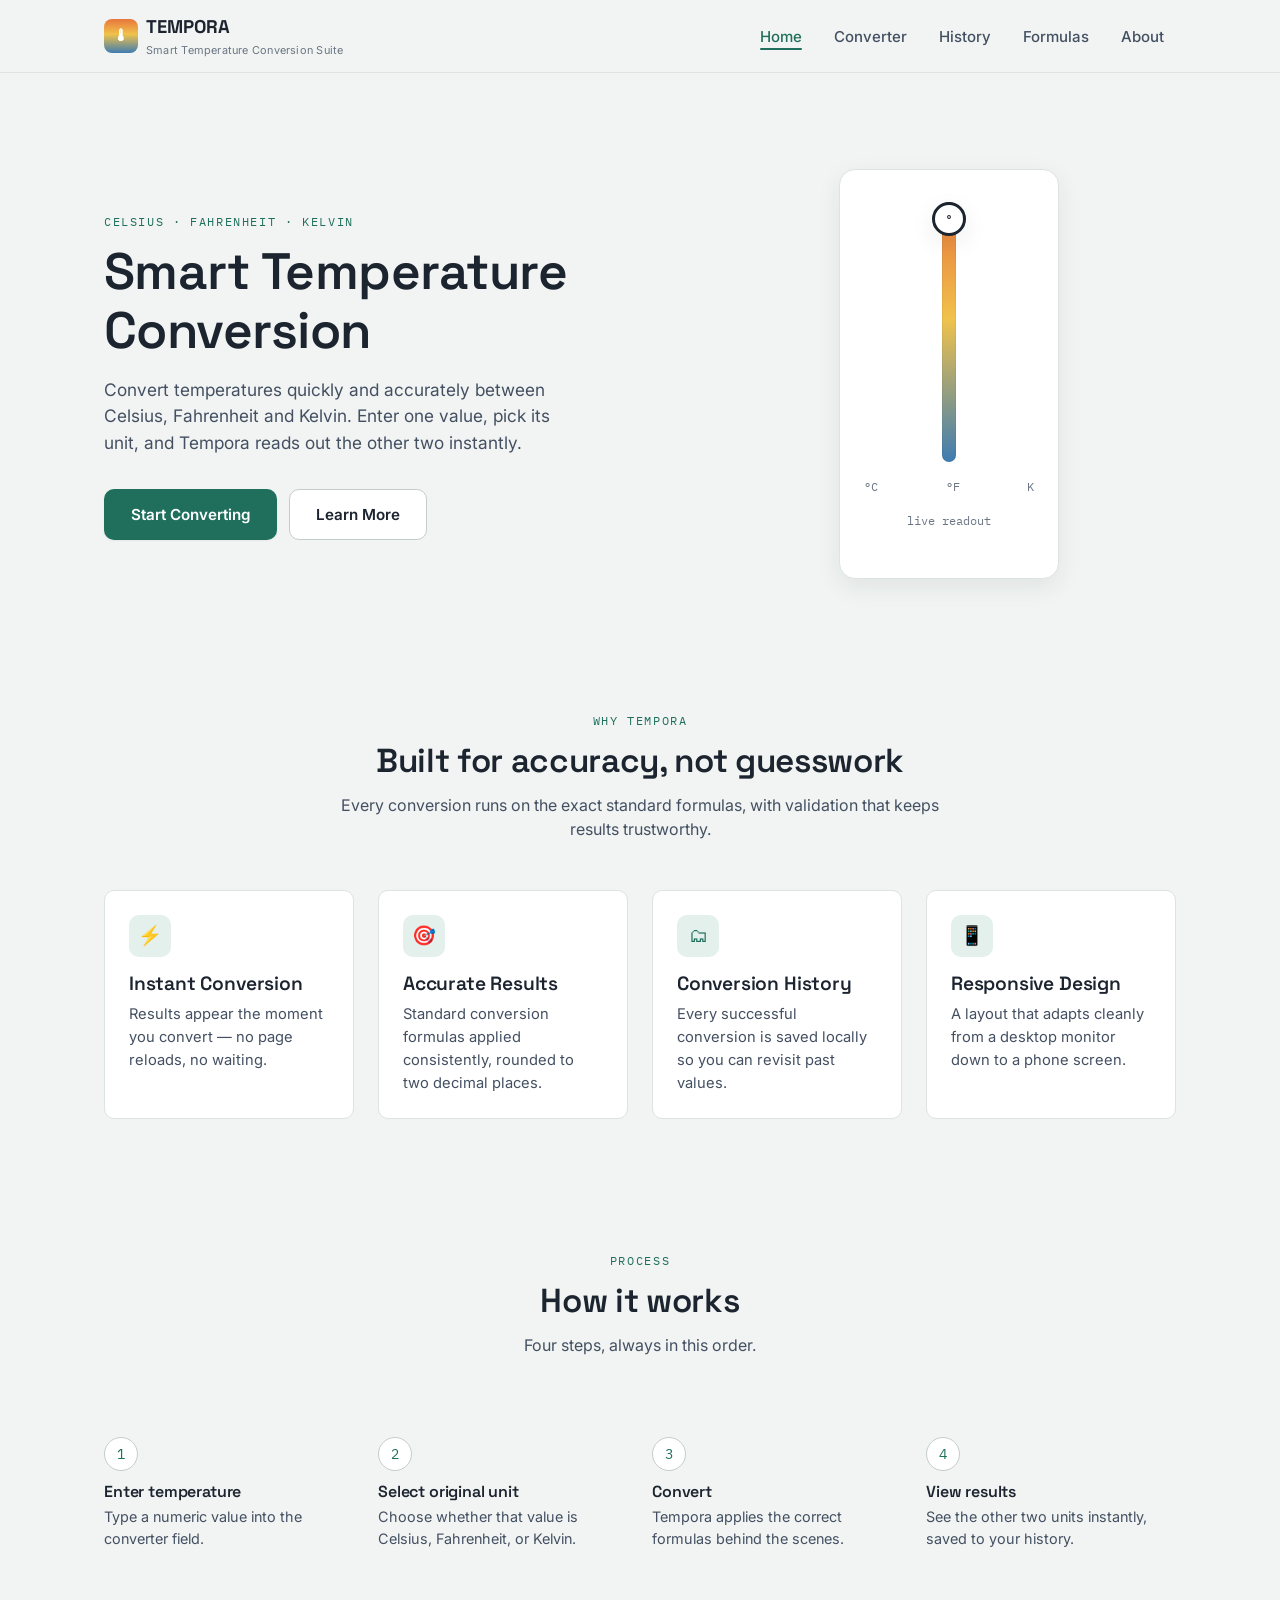
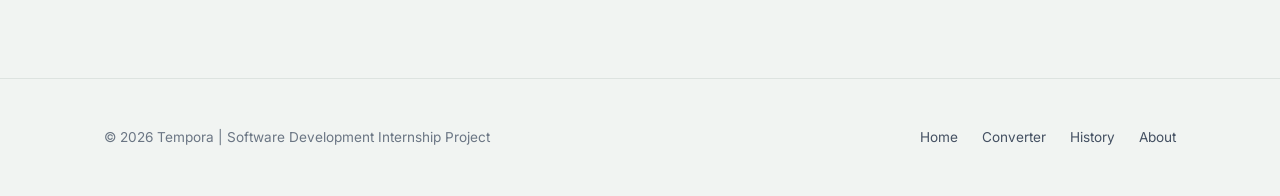
<file: index.html>
<!DOCTYPE html>
<html lang="en">
<head>
<meta charset="UTF-8" />
<meta name="viewport" content="width=device-width, initial-scale=1.0" />
<title>Tempora — Smart Temperature Conversion Suite</title>
<meta name="description" content="Tempora converts temperatures instantly between Celsius, Fahrenheit and Kelvin with a clean, reliable interface." />
<link rel="preconnect" href="https://fonts.googleapis.com">
<link rel="preconnect" href="https://fonts.gstatic.com" crossorigin>
<link href="https://fonts.googleapis.com/css2?family=Space+Grotesk:wght@500;600;700&family=Inter:wght@400;500;600&family=IBM+Plex+Mono:wght@400;500;600;700&display=swap" rel="stylesheet">
<link rel="stylesheet" href="style.css" />
</head>
<body>

<header class="site-header">
  <div class="container nav">
    <a href="index.html" class="nav-brand">
      <span class="mark" aria-hidden="true">🌡</span>
      <span>TEMPORA<small>Smart Temperature Conversion Suite</small></span>
    </a>
    <button class="nav-toggle" aria-label="Toggle navigation menu" aria-expanded="false">
      <span></span><span></span><span></span>
    </button>
    <ul class="nav-links">
      <li><a href="index.html">Home</a></li>
      <li><a href="converter.html">Converter</a></li>
      <li><a href="history.html">History</a></li>
      <li><a href="formulas.html">Formulas</a></li>
      <li><a href="about.html">About</a></li>
    </ul>
  </div>
</header>

<main>

  <!-- HERO -->
  <section class="hero">
    <div class="container hero-grid">
      <div class="hero-copy">
        <span class="eyebrow">Celsius · Fahrenheit · Kelvin</span>
        <h1>Smart Temperature Conversion</h1>
        <p>Convert temperatures quickly and accurately between Celsius, Fahrenheit and Kelvin. Enter one value, pick its unit, and Tempora reads out the other two instantly.</p>
        <div class="hero-actions">
          <a href="converter.html" class="btn btn-primary">Start Converting</a>
          <a href="#how-it-works" class="btn btn-secondary">Learn More</a>
        </div>
      </div>

      <div class="gauge-wrap">
        <div class="gauge" aria-hidden="true">
          <div class="gauge-track">
            <div class="gauge-marker">°</div>
          </div>
          <div class="gauge-labels">
            <span>°C</span>
            <span>°F</span>
            <span>K</span>
          </div>
          <p class="gauge-caption">live readout</p>
        </div>
      </div>
    </div>
  </section>

  <!-- FEATURES -->
  <section class="section">
    <div class="container">
      <div class="section-head">
        <span class="eyebrow">Why Tempora</span>
        <h2>Built for accuracy, not guesswork</h2>
        <p>Every conversion runs on the exact standard formulas, with validation that keeps results trustworthy.</p>
      </div>

      <div class="grid-4">
        <article class="card">
          <div class="card-icon" aria-hidden="true">⚡</div>
          <h3>Instant Conversion</h3>
          <p>Results appear the moment you convert — no page reloads, no waiting.</p>
        </article>
        <article class="card">
          <div class="card-icon" aria-hidden="true">🎯</div>
          <h3>Accurate Results</h3>
          <p>Standard conversion formulas applied consistently, rounded to two decimal places.</p>
        </article>
        <article class="card">
          <div class="card-icon" aria-hidden="true">🗂</div>
          <h3>Conversion History</h3>
          <p>Every successful conversion is saved locally so you can revisit past values.</p>
        </article>
        <article class="card">
          <div class="card-icon" aria-hidden="true">📱</div>
          <h3>Responsive Design</h3>
          <p>A layout that adapts cleanly from a desktop monitor down to a phone screen.</p>
        </article>
      </div>
    </div>
  </section>

  <!-- HOW IT WORKS -->
  <section class="section" id="how-it-works">
    <div class="container">
      <div class="section-head">
        <span class="eyebrow">Process</span>
        <h2>How it works</h2>
        <p>Four steps, always in this order.</p>
      </div>

      <div class="steps">
        <div class="step">
          <div class="step-index">1</div>
          <h4>Enter temperature</h4>
          <p>Type a numeric value into the converter field.</p>
        </div>
        <div class="step">
          <div class="step-index">2</div>
          <h4>Select original unit</h4>
          <p>Choose whether that value is Celsius, Fahrenheit, or Kelvin.</p>
        </div>
        <div class="step">
          <div class="step-index">3</div>
          <h4>Convert</h4>
          <p>Tempora applies the correct formulas behind the scenes.</p>
        </div>
        <div class="step">
          <div class="step-index">4</div>
          <h4>View results</h4>
          <p>See the other two units instantly, saved to your history.</p>
        </div>
      </div>
    </div>
  </section>

</main>

<footer class="site-footer">
  <div class="container footer-inner">
    <p>© 2026 Tempora | Software Development Internship Project</p>
    <nav class="footer-links" aria-label="Footer navigation">
      <a href="index.html">Home</a>
      <a href="converter.html">Converter</a>
      <a href="history.html">History</a>
      <a href="about.html">About</a>
    </nav>
  </div>
</footer>

<script src="main.js"></script>
</body>
</html>
</file>
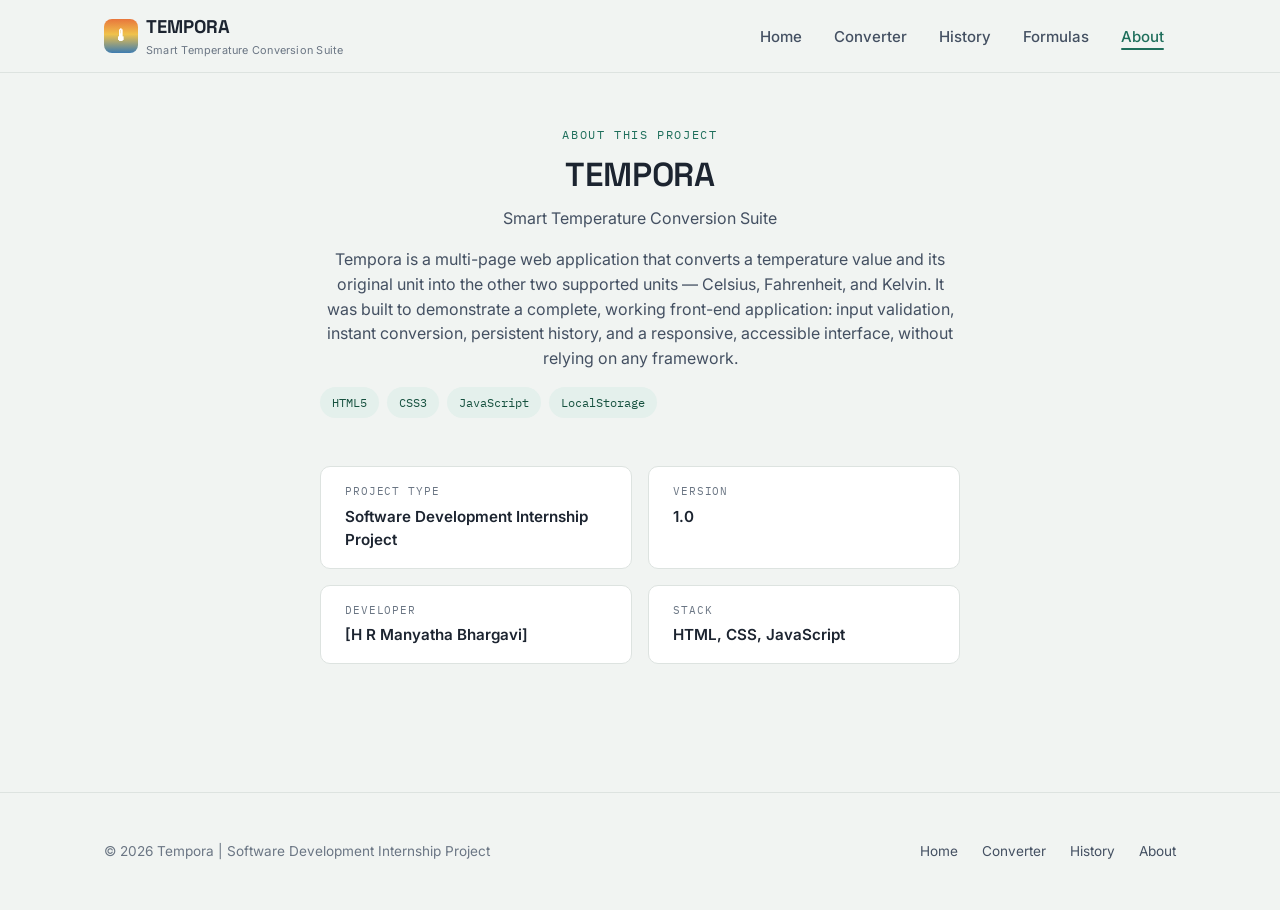
<file: about.html>
<!DOCTYPE html>
<html lang="en">
<head>
<meta charset="UTF-8" />
<meta name="viewport" content="width=device-width, initial-scale=1.0" />
<title>About — Tempora</title>
<meta name="description" content="About the Tempora temperature conversion suite." />
<link rel="preconnect" href="https://fonts.googleapis.com">
<link rel="preconnect" href="https://fonts.gstatic.com" crossorigin>
<link href="https://fonts.googleapis.com/css2?family=Space+Grotesk:wght@500;600;700&family=Inter:wght@400;500;600&family=IBM+Plex+Mono:wght@400;500;600;700&display=swap" rel="stylesheet">
<link rel="stylesheet" href="style.css" />
</head>
<body>

<header class="site-header">
  <div class="container nav">
    <a href="index.html" class="nav-brand">
      <span class="mark" aria-hidden="true">🌡</span>
      <span>TEMPORA<small>Smart Temperature Conversion Suite</small></span>
    </a>
    <button class="nav-toggle" aria-label="Toggle navigation menu" aria-expanded="false">
      <span></span><span></span><span></span>
    </button>
    <ul class="nav-links">
      <li><a href="index.html">Home</a></li>
      <li><a href="converter.html">Converter</a></li>
      <li><a href="history.html">History</a></li>
      <li><a href="formulas.html">Formulas</a></li>
      <li><a href="about.html">About</a></li>
    </ul>
  </div>
</header>

<main>
  <section class="section" style="padding-top: var(--space-7);">
    <div class="container">
      <div class="about-hero">
        <span class="eyebrow">About this project</span>
        <h2>TEMPORA</h2>
        <p>Smart Temperature Conversion Suite</p>
        <p>Tempora is a multi-page web application that converts a temperature value and its original unit into the other two supported units — Celsius, Fahrenheit, and Kelvin. It was built to demonstrate a complete, working front-end application: input validation, instant conversion, persistent history, and a responsive, accessible interface, without relying on any framework.</p>

        <div class="tech-tags">
          <span class="tag">HTML5</span>
          <span class="tag">CSS3</span>
          <span class="tag">JavaScript</span>
          <span class="tag">LocalStorage</span>
        </div>
      </div>

      <div class="meta-grid">
        <div class="meta-item">
          <div class="k">Project Type</div>
          <div class="v">Software Development Internship Project</div>
        </div>
        <div class="meta-item">
          <div class="k">Version</div>
          <div class="v">1.0</div>
        </div>
        <div class="meta-item">
          <div class="k">Developer</div>
          <div class="v">[H R Manyatha Bhargavi]</div>
        </div>
        <div class="meta-item">
          <div class="k">Stack</div>
          <div class="v">HTML, CSS, JavaScript</div>
        </div>
      </div>
    </div>
  </section>
</main>

<footer class="site-footer">
  <div class="container footer-inner">
    <p>© 2026 Tempora | Software Development Internship Project</p>
    <nav class="footer-links" aria-label="Footer navigation">
      <a href="index.html">Home</a>
      <a href="converter.html">Converter</a>
      <a href="history.html">History</a>
      <a href="about.html">About</a>
    </nav>
  </div>
</footer>

<script src="main.js"></script>
</body>
</html>
</file>
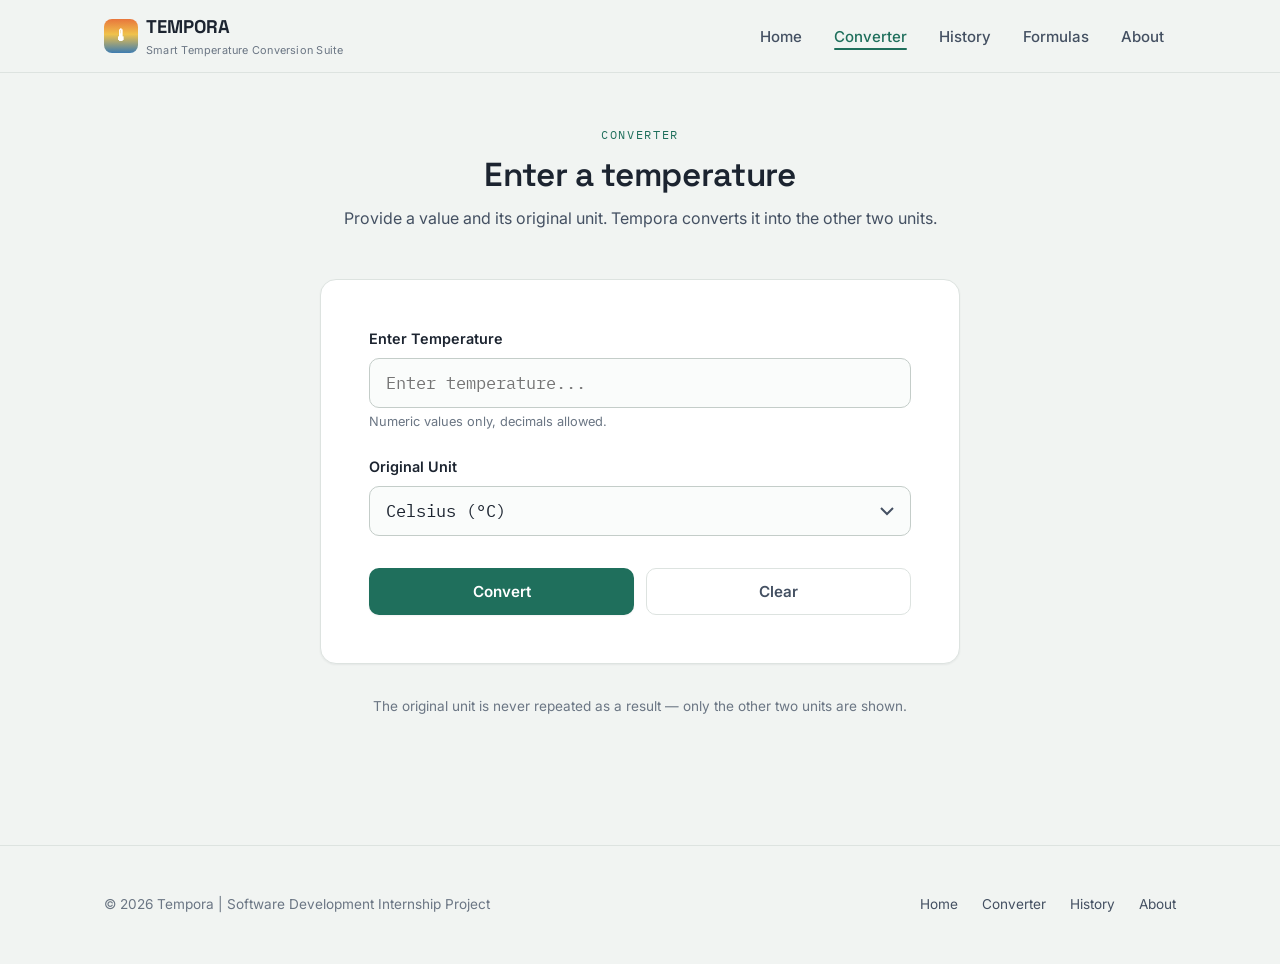
<file: converter.html>
<!DOCTYPE html>
<html lang="en">
<head>
<meta charset="UTF-8" />
<meta name="viewport" content="width=device-width, initial-scale=1.0" />
<title>Converter — Tempora</title>
<meta name="description" content="Convert a temperature value between Celsius, Fahrenheit and Kelvin." />
<link rel="preconnect" href="https://fonts.googleapis.com">
<link rel="preconnect" href="https://fonts.gstatic.com" crossorigin>
<link href="https://fonts.googleapis.com/css2?family=Space+Grotesk:wght@500;600;700&family=Inter:wght@400;500;600&family=IBM+Plex+Mono:wght@400;500;600;700&display=swap" rel="stylesheet">
<link rel="stylesheet" href="style.css" />
</head>
<body>

<header class="site-header">
  <div class="container nav">
    <a href="index.html" class="nav-brand">
      <span class="mark" aria-hidden="true">🌡</span>
      <span>TEMPORA<small>Smart Temperature Conversion Suite</small></span>
    </a>
    <button class="nav-toggle" aria-label="Toggle navigation menu" aria-expanded="false">
      <span></span><span></span><span></span>
    </button>
    <ul class="nav-links">
      <li><a href="index.html">Home</a></li>
      <li><a href="converter.html">Converter</a></li>
      <li><a href="history.html">History</a></li>
      <li><a href="formulas.html">Formulas</a></li>
      <li><a href="about.html">About</a></li>
    </ul>
  </div>
</header>

<main>
  <section class="section" style="padding-top: var(--space-7);">
    <div class="container">
      <div class="section-head">
        <span class="eyebrow">Converter</span>
        <h2>Enter a temperature</h2>
        <p>Provide a value and its original unit. Tempora converts it into the other two units.</p>
      </div>

      <div class="converter-layout">
        <form class="converter-card" id="converterForm" novalidate>

          <div class="field">
            <label for="tempInput">Enter Temperature</label>
            <input
              type="number"
              step="any"
              inputmode="decimal"
              id="tempInput"
              class="input"
              placeholder="Enter temperature..."
              aria-describedby="tempHint"
            />
            <p class="hint" id="tempHint">Numeric values only, decimals allowed.</p>
          </div>

          <div class="field">
            <label for="unitSelect">Original Unit</label>
            <select id="unitSelect" class="input">
              <option value="celsius" selected>Celsius (°C)</option>
              <option value="fahrenheit">Fahrenheit (°F)</option>
              <option value="kelvin">Kelvin (K)</option>
            </select>
          </div>

          <div id="errorAlert" class="alert alert-error hidden" role="alert">
            <span class="alert-icon" aria-hidden="true">!</span>
            <span class="alert-message"></span>
          </div>

          <div class="field-actions">
            <button type="submit" class="btn btn-primary" id="convertBtn">Convert</button>
            <button type="button" class="btn btn-ghost" id="clearBtn">Clear</button>
          </div>

          <p class="status-line hidden" id="statusLine">
            <span class="status-dot" aria-hidden="true"></span>
            <span class="status-text">Ready.</span>
          </p>

          <div class="results hidden" id="resultsSection" aria-live="polite">
            <h2>Conversion Result</h2>
            <div class="result-grid" id="resultGrid"></div>
          </div>
        </form>
      </div>

      <p class="ref-note">The original unit is never repeated as a result — only the other two units are shown.</p>
    </div>
  </section>
</main>

<footer class="site-footer">
  <div class="container footer-inner">
    <p>© 2026 Tempora | Software Development Internship Project</p>
    <nav class="footer-links" aria-label="Footer navigation">
      <a href="index.html">Home</a>
      <a href="converter.html">Converter</a>
      <a href="history.html">History</a>
      <a href="about.html">About</a>
    </nav>
  </div>
</footer>

<script src="main.js"></script>
<script src="converter.js"></script>
</body>
</html>
</file>
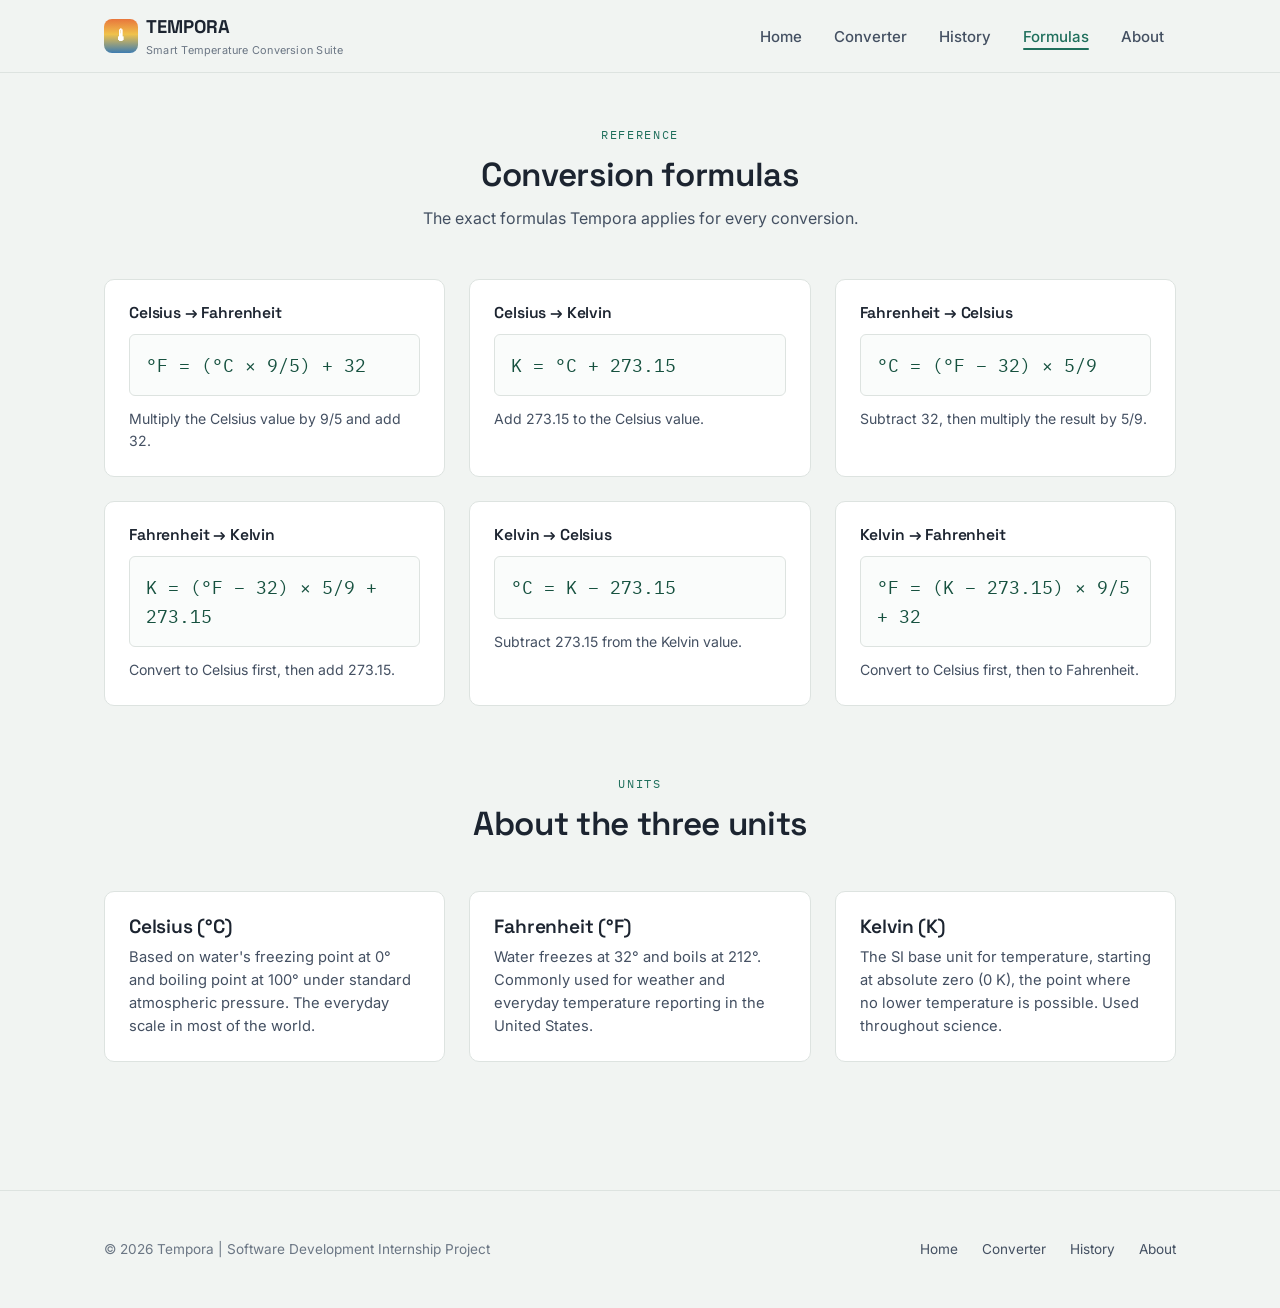
<file: formulas.html>
<!DOCTYPE html>
<html lang="en">
<head>
<meta charset="UTF-8" />
<meta name="viewport" content="width=device-width, initial-scale=1.0" />
<title>Formulas — Tempora</title>
<meta name="description" content="All six temperature conversion formulas used by Tempora." />
<link rel="preconnect" href="https://fonts.googleapis.com">
<link rel="preconnect" href="https://fonts.gstatic.com" crossorigin>
<link href="https://fonts.googleapis.com/css2?family=Space+Grotesk:wght@500;600;700&family=Inter:wght@400;500;600&family=IBM+Plex+Mono:wght@400;500;600;700&display=swap" rel="stylesheet">
<link rel="stylesheet" href="style.css" />
</head>
<body>

<header class="site-header">
  <div class="container nav">
    <a href="index.html" class="nav-brand">
      <span class="mark" aria-hidden="true">🌡</span>
      <span>TEMPORA<small>Smart Temperature Conversion Suite</small></span>
    </a>
    <button class="nav-toggle" aria-label="Toggle navigation menu" aria-expanded="false">
      <span></span><span></span><span></span>
    </button>
    <ul class="nav-links">
      <li><a href="index.html">Home</a></li>
      <li><a href="converter.html">Converter</a></li>
      <li><a href="history.html">History</a></li>
      <li><a href="formulas.html">Formulas</a></li>
      <li><a href="about.html">About</a></li>
    </ul>
  </div>
</header>

<main>
  <section class="section" style="padding-top: var(--space-7);">
    <div class="container">
      <div class="section-head">
        <span class="eyebrow">Reference</span>
        <h2>Conversion formulas</h2>
        <p>The exact formulas Tempora applies for every conversion.</p>
      </div>

      <div class="formula-grid">
        <article class="formula-card">
          <h3>Celsius → Fahrenheit</h3>
          <div class="formula-expr">°F = (°C × 9/5) + 32</div>
          <p>Multiply the Celsius value by 9/5 and add 32.</p>
        </article>

        <article class="formula-card">
          <h3>Celsius → Kelvin</h3>
          <div class="formula-expr">K = °C + 273.15</div>
          <p>Add 273.15 to the Celsius value.</p>
        </article>

        <article class="formula-card">
          <h3>Fahrenheit → Celsius</h3>
          <div class="formula-expr">°C = (°F − 32) × 5/9</div>
          <p>Subtract 32, then multiply the result by 5/9.</p>
        </article>

        <article class="formula-card">
          <h3>Fahrenheit → Kelvin</h3>
          <div class="formula-expr">K = (°F − 32) × 5/9 + 273.15</div>
          <p>Convert to Celsius first, then add 273.15.</p>
        </article>

        <article class="formula-card">
          <h3>Kelvin → Celsius</h3>
          <div class="formula-expr">°C = K − 273.15</div>
          <p>Subtract 273.15 from the Kelvin value.</p>
        </article>

        <article class="formula-card">
          <h3>Kelvin → Fahrenheit</h3>
          <div class="formula-expr">°F = (K − 273.15) × 9/5 + 32</div>
          <p>Convert to Celsius first, then to Fahrenheit.</p>
        </article>
      </div>

      <div class="section-head" style="margin-top: var(--space-8);">
        <span class="eyebrow">Units</span>
        <h2>About the three units</h2>
      </div>

      <div class="unit-explainers">
        <div class="card">
          <h3>Celsius (°C)</h3>
          <p>Based on water's freezing point at 0° and boiling point at 100° under standard atmospheric pressure. The everyday scale in most of the world.</p>
        </div>
        <div class="card">
          <h3>Fahrenheit (°F)</h3>
          <p>Water freezes at 32° and boils at 212°. Commonly used for weather and everyday temperature reporting in the United States.</p>
        </div>
        <div class="card">
          <h3>Kelvin (K)</h3>
          <p>The SI base unit for temperature, starting at absolute zero (0 K), the point where no lower temperature is possible. Used throughout science.</p>
        </div>
      </div>
    </div>
  </section>
</main>

<footer class="site-footer">
  <div class="container footer-inner">
    <p>© 2026 Tempora | Software Development Internship Project</p>
    <nav class="footer-links" aria-label="Footer navigation">
      <a href="index.html">Home</a>
      <a href="converter.html">Converter</a>
      <a href="history.html">History</a>
      <a href="about.html">About</a>
    </nav>
  </div>
</footer>

<script src="main.js"></script>
</body>
</html>
</file>
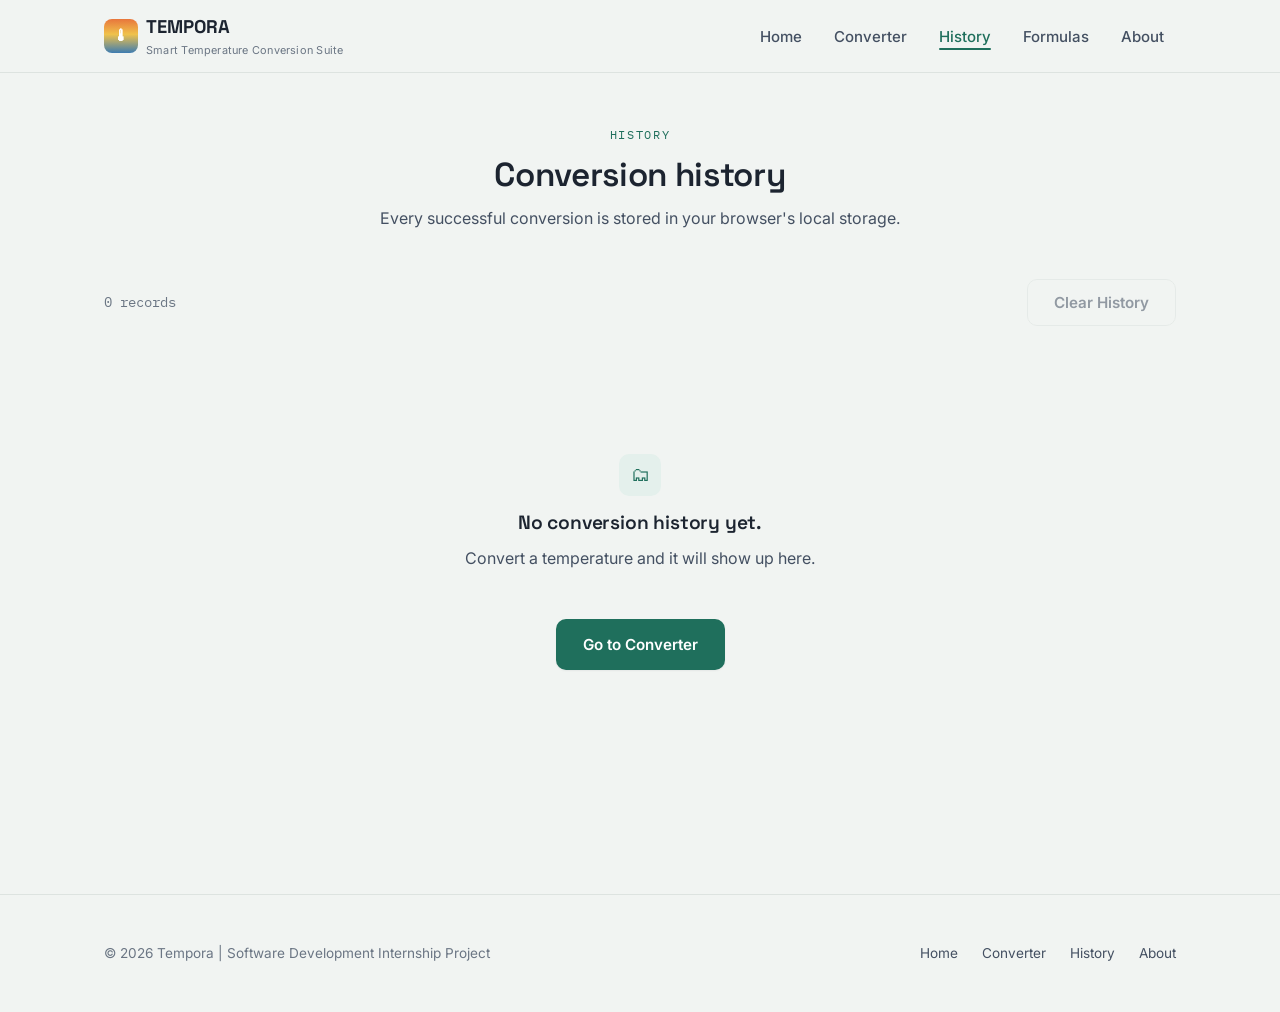
<file: history.html>
<!DOCTYPE html>
<html lang="en">
<head>
<meta charset="UTF-8" />
<meta name="viewport" content="width=device-width, initial-scale=1.0" />
<title>History — Tempora</title>
<meta name="description" content="View and clear your saved temperature conversion history." />
<link rel="preconnect" href="https://fonts.googleapis.com">
<link rel="preconnect" href="https://fonts.gstatic.com" crossorigin>
<link href="https://fonts.googleapis.com/css2?family=Space+Grotesk:wght@500;600;700&family=Inter:wght@400;500;600&family=IBM+Plex+Mono:wght@400;500;600;700&display=swap" rel="stylesheet">
<link rel="stylesheet" href="style.css" />
</head>
<body>

<header class="site-header">
  <div class="container nav">
    <a href="index.html" class="nav-brand">
      <span class="mark" aria-hidden="true">🌡</span>
      <span>TEMPORA<small>Smart Temperature Conversion Suite</small></span>
    </a>
    <button class="nav-toggle" aria-label="Toggle navigation menu" aria-expanded="false">
      <span></span><span></span><span></span>
    </button>
    <ul class="nav-links">
      <li><a href="index.html">Home</a></li>
      <li><a href="converter.html">Converter</a></li>
      <li><a href="history.html">History</a></li>
      <li><a href="formulas.html">Formulas</a></li>
      <li><a href="about.html">About</a></li>
    </ul>
  </div>
</header>

<main>
  <section class="section" style="padding-top: var(--space-7);">
    <div class="container">
      <div class="section-head">
        <span class="eyebrow">History</span>
        <h2>Conversion history</h2>
        <p>Every successful conversion is stored in your browser's local storage.</p>
      </div>

      <div class="history-toolbar">
        <span class="history-count" id="historyCount">0 records</span>
        <button type="button" class="btn btn-ghost" id="clearHistoryBtn">Clear History</button>
      </div>

      <div class="history-table-wrap hidden" id="historyTableWrap">
        <table class="history-table">
          <thead>
            <tr>
              <th scope="col">Input</th>
              <th scope="col">Unit</th>
              <th scope="col">Result 1</th>
              <th scope="col">Result 2</th>
              <th scope="col">Date</th>
              <th scope="col">Time</th>
            </tr>
          </thead>
          <tbody id="historyTableBody"></tbody>
        </table>
      </div>

      <div class="history-cards hidden" id="historyCards"></div>

      <div class="empty-state hidden" id="emptyState">
        <div class="card-icon" aria-hidden="true" style="margin-left:auto;margin-right:auto;">🗂</div>
        <h3>No conversion history yet.</h3>
        <p>Convert a temperature and it will show up here.</p>
        <a href="converter.html" class="btn btn-primary mt-6">Go to Converter</a>
      </div>
    </div>
  </section>
</main>

<footer class="site-footer">
  <div class="container footer-inner">
    <p>© 2026 Tempora | Software Development Internship Project</p>
    <nav class="footer-links" aria-label="Footer navigation">
      <a href="index.html">Home</a>
      <a href="converter.html">Converter</a>
      <a href="history.html">History</a>
      <a href="about.html">About</a>
    </nav>
  </div>
</footer>

<script src="main.js"></script>
<script src="history.js"></script>
</body>
</html>
</file>
<file: style.css>
/* ==========================================================================
   TEMPORA — Design tokens
   Aesthetic: precision instrument / lab readout. Cool paper surface,
   deep ink text, a reserved cold→hot gradient used only for the gauge
   signature, mono type for numeric readouts.
   ========================================================================== */

:root {
  /* Color */
  --color-bg: #F1F4F2;
  --color-surface: #FFFFFF;
  --color-surface-raised: #FAFCFB;
  --color-ink: #1C2430;
  --color-ink-soft: #445062;
  --color-muted: #6B7684;
  --color-border: #DDE3E0;
  --color-border-strong: #C4CDC9;

  --color-accent: #1F6F5C;
  --color-accent-dark: #16513F;
  --color-accent-tint: #E4F0EC;

  --color-cold: #3E7CB1;
  --color-hot: #E8763C;

  --color-success: #2F6F5E;
  --color-success-tint: #E4F0EC;
  --color-error: #C0433A;
  --color-error-tint: #FBEAE8;

  --gradient-thermo: linear-gradient(180deg, var(--color-hot) 0%, #F0C24B 45%, var(--color-cold) 100%);

  /* Type */
  --font-display: "Space Grotesk", "Segoe UI", sans-serif;
  --font-body: "Inter", "Segoe UI", sans-serif;
  --font-mono: "IBM Plex Mono", "Courier New", monospace;

  /* Layout */
  --max-width: 1120px;
  --radius-sm: 6px;
  --radius-md: 10px;
  --radius-lg: 16px;
  --space-1: 4px;
  --space-2: 8px;
  --space-3: 12px;
  --space-4: 16px;
  --space-5: 24px;
  --space-6: 32px;
  --space-7: 48px;
  --space-8: 64px;
  --space-9: 96px;

  --shadow-sm: 0 1px 2px rgba(28, 36, 48, 0.06);
  --shadow-md: 0 8px 24px rgba(28, 36, 48, 0.08);
  --transition-base: 180ms cubic-bezier(0.4, 0, 0.2, 1);
}

@media (prefers-reduced-motion: reduce) {
  *, *::before, *::after {
    animation-duration: 0.001ms !important;
    animation-iteration-count: 1 !important;
    transition-duration: 0.001ms !important;
    scroll-behavior: auto !important;
  }
}

/* ==========================================================================
   Reset & base
   ========================================================================== */

* { box-sizing: border-box; }

html { scroll-behavior: smooth; }

body {
  margin: 0;
  font-family: var(--font-body);
  color: var(--color-ink);
  background: var(--color-bg);
  line-height: 1.55;
  -webkit-font-smoothing: antialiased;
  overflow-x: hidden;
}

img { max-width: 100%; display: block; }

h1, h2, h3, h4 {
  font-family: var(--font-display);
  font-weight: 600;
  line-height: 1.15;
  margin: 0 0 var(--space-3);
  color: var(--color-ink);
  letter-spacing: -0.01em;
}

h1 { font-size: clamp(2.1rem, 4vw, 3.4rem); }
h2 { font-size: clamp(1.6rem, 2.6vw, 2.2rem); }
h3 { font-size: 1.2rem; }

p { margin: 0 0 var(--space-4); color: var(--color-ink-soft); }

a { color: var(--color-accent); text-decoration: none; }
a:hover { color: var(--color-accent-dark); }

ul { margin: 0; padding: 0; list-style: none; }

button { font-family: inherit; cursor: pointer; }

:focus-visible {
  outline: 2px solid var(--color-accent);
  outline-offset: 3px;
  border-radius: 4px;
}

.container {
  width: 100%;
  max-width: var(--max-width);
  margin: 0 auto;
  padding: 0 var(--space-5);
}

.eyebrow {
  font-family: var(--font-mono);
  font-size: 0.72rem;
  letter-spacing: 0.14em;
  text-transform: uppercase;
  color: var(--color-accent);
  display: inline-block;
  margin-bottom: var(--space-3);
}

.section { padding: var(--space-8) 0; }

.section-head {
  max-width: 640px;
  margin: 0 auto var(--space-7);
  text-align: center;
}

.section-head p { margin: 0; }

/* ==========================================================================
   Buttons
   ========================================================================== */

.btn {
  display: inline-flex;
  align-items: center;
  justify-content: center;
  gap: var(--space-2);
  font-family: var(--font-body);
  font-weight: 600;
  font-size: 0.95rem;
  padding: 13px 26px;
  border-radius: var(--radius-md);
  border: 1px solid transparent;
  transition: transform var(--transition-base), box-shadow var(--transition-base), background var(--transition-base), border-color var(--transition-base);
  white-space: nowrap;
}

.btn:active { transform: translateY(1px); }

.btn-primary {
  background: var(--color-accent);
  color: #fff;
  box-shadow: var(--shadow-sm);
}
.btn-primary:hover {
  background: var(--color-accent-dark);
  color: #fff;
  box-shadow: var(--shadow-md);
  transform: translateY(-1px);
}

.btn-secondary {
  background: var(--color-surface);
  color: var(--color-ink);
  border-color: var(--color-border-strong);
}
.btn-secondary:hover {
  border-color: var(--color-accent);
  color: var(--color-accent);
  transform: translateY(-1px);
}

.btn-ghost {
  background: transparent;
  color: var(--color-ink-soft);
  border-color: var(--color-border);
}
.btn-ghost:hover {
  border-color: var(--color-error);
  color: var(--color-error);
}

.btn-block { width: 100%; }

.btn[disabled] {
  opacity: 0.55;
  cursor: not-allowed;
  transform: none !important;
}

/* ==========================================================================
   Navigation
   ========================================================================== */

.site-header {
  position: sticky;
  top: 0;
  z-index: 100;
  background: rgba(241, 244, 242, 0.88);
  backdrop-filter: blur(10px);
  border-bottom: 1px solid var(--color-border);
}

.nav {
  display: flex;
  align-items: center;
  justify-content: space-between;
  height: 72px;
}

.nav-brand {
  display: flex;
  align-items: center;
  gap: var(--space-2);
  font-family: var(--font-display);
  font-weight: 700;
  font-size: 1.15rem;
  color: var(--color-ink);
}

.nav-brand .mark {
  width: 34px;
  height: 34px;
  border-radius: 8px;
  background: var(--gradient-thermo);
  display: flex;
  align-items: center;
  justify-content: center;
  color: #fff;
  font-size: 1rem;
}

.nav-brand small {
  display: block;
  font-family: var(--font-body);
  font-weight: 400;
  font-size: 0.68rem;
  color: var(--color-muted);
  letter-spacing: 0.02em;
}

.nav-links {
  display: flex;
  align-items: center;
  gap: var(--space-2);
}

.nav-links a {
  position: relative;
  padding: var(--space-2) var(--space-3);
  border-radius: var(--radius-sm);
  color: var(--color-ink-soft);
  font-weight: 500;
  font-size: 0.94rem;
  transition: color var(--transition-base), background var(--transition-base);
}

.nav-links a:hover {
  color: var(--color-ink);
  background: var(--color-surface);
}

.nav-links a.active { color: var(--color-accent); }

.nav-links a.active::after {
  content: "";
  position: absolute;
  left: var(--space-3);
  right: var(--space-3);
  bottom: 4px;
  height: 2px;
  background: var(--color-accent);
  border-radius: 2px;
}

.nav-toggle {
  display: none;
  flex-direction: column;
  justify-content: center;
  gap: 5px;
  width: 40px;
  height: 40px;
  background: var(--color-surface);
  border: 1px solid var(--color-border-strong);
  border-radius: var(--radius-sm);
}

.nav-toggle span {
  display: block;
  width: 18px;
  height: 2px;
  margin: 0 auto;
  background: var(--color-ink);
  transition: transform var(--transition-base), opacity var(--transition-base);
}

.nav-toggle.open span:nth-child(1) { transform: translateY(7px) rotate(45deg); }
.nav-toggle.open span:nth-child(2) { opacity: 0; }
.nav-toggle.open span:nth-child(3) { transform: translateY(-7px) rotate(-45deg); }

@media (max-width: 780px) {
  .nav-toggle { display: flex; }

  .nav-links {
    position: absolute;
    top: 72px;
    left: 0;
    right: 0;
    flex-direction: column;
    align-items: stretch;
    background: var(--color-surface);
    border-bottom: 1px solid var(--color-border);
    padding: var(--space-3);
    gap: 0;
    max-height: 0;
    overflow: hidden;
    transition: max-height var(--transition-base);
  }

  .nav-links.open { max-height: 400px; }

  .nav-links a {
    padding: var(--space-4) var(--space-3);
    border-bottom: 1px solid var(--color-border);
  }

  .nav-links a.active::after { display: none; }
  .nav-links a.active { background: var(--color-accent-tint); border-radius: var(--radius-sm); }
}

/* ==========================================================================
   Hero
   ========================================================================== */

.hero { padding: var(--space-9) 0 var(--space-8); }

.hero-grid {
  display: grid;
  grid-template-columns: 1.1fr 0.9fr;
  gap: var(--space-8);
  align-items: center;
}

.hero-copy h1 { margin-bottom: var(--space-4); }
.hero-copy p { font-size: 1.08rem; max-width: 480px; }

.hero-actions {
  display: flex;
  gap: var(--space-3);
  margin-top: var(--space-6);
  flex-wrap: wrap;
}

/* Signature: vertical instrument gauge with animated marker */
.gauge-wrap { display: flex; justify-content: center; }

.gauge {
  position: relative;
  width: 220px;
  background: var(--color-surface);
  border: 1px solid var(--color-border);
  border-radius: var(--radius-lg);
  padding: var(--space-6) var(--space-5);
  box-shadow: var(--shadow-md);
}

.gauge-track {
  position: relative;
  width: 14px;
  height: 260px;
  margin: 0 auto;
  border-radius: 999px;
  background: var(--gradient-thermo);
  box-shadow: inset 0 0 0 1px rgba(28, 36, 48, 0.06);
}

.gauge-marker {
  position: absolute;
  left: 50%;
  transform: translateX(-50%);
  width: 34px;
  height: 34px;
  border-radius: 50%;
  background: var(--color-surface);
  border: 3px solid var(--color-ink);
  display: flex;
  align-items: center;
  justify-content: center;
  font-family: var(--font-mono);
  font-size: 0.6rem;
  font-weight: 700;
  color: var(--color-ink);
  box-shadow: var(--shadow-md);
  animation: gauge-drift 6s ease-in-out infinite;
}

@keyframes gauge-drift {
  0%   { top: 8%; }
  50%  { top: 78%; }
  100% { top: 8%; }
}

.gauge-labels {
  display: flex;
  justify-content: space-between;
  margin-top: var(--space-4);
  font-family: var(--font-mono);
  font-size: 0.72rem;
  color: var(--color-muted);
}

.gauge-caption {
  text-align: center;
  margin-top: var(--space-4);
  font-family: var(--font-mono);
  font-size: 0.75rem;
  color: var(--color-muted);
}

@media (max-width: 900px) {
  .hero-grid { grid-template-columns: 1fr; }
  .hero-copy p { max-width: none; }
  .gauge-wrap { order: -1; }
}

/* ==========================================================================
   Feature grid
   ========================================================================== */

.grid-4 {
  display: grid;
  grid-template-columns: repeat(4, 1fr);
  gap: var(--space-5);
}

@media (max-width: 980px) { .grid-4 { grid-template-columns: repeat(2, 1fr); } }
@media (max-width: 560px) { .grid-4 { grid-template-columns: 1fr; } }

.card {
  background: var(--color-surface);
  border: 1px solid var(--color-border);
  border-radius: var(--radius-md);
  padding: var(--space-5);
  transition: transform var(--transition-base), box-shadow var(--transition-base), border-color var(--transition-base);
}

.card:hover {
  transform: translateY(-3px);
  box-shadow: var(--shadow-md);
  border-color: var(--color-border-strong);
}

.card-icon {
  width: 42px;
  height: 42px;
  border-radius: 10px;
  background: var(--color-accent-tint);
  color: var(--color-accent);
  display: flex;
  align-items: center;
  justify-content: center;
  font-size: 1.2rem;
  margin-bottom: var(--space-4);
}

.card h3 { margin-bottom: var(--space-2); }
.card p { margin: 0; font-size: 0.92rem; }

/* ==========================================================================
   How it works — sequence steps
   ========================================================================== */

.steps {
  display: grid;
  grid-template-columns: repeat(4, 1fr);
  gap: var(--space-5);
  position: relative;
}

@media (max-width: 780px) { .steps { grid-template-columns: 1fr 1fr; } }
@media (max-width: 480px) { .steps { grid-template-columns: 1fr; } }

.step { position: relative; text-align: left; padding-top: var(--space-6); }

.step-index {
  font-family: var(--font-mono);
  font-size: 0.85rem;
  color: var(--color-accent);
  border: 1px solid var(--color-border-strong);
  background: var(--color-surface);
  width: 34px;
  height: 34px;
  border-radius: 50%;
  display: flex;
  align-items: center;
  justify-content: center;
  margin-bottom: var(--space-3);
}

.step h4 {
  font-family: var(--font-display);
  font-size: 1rem;
  margin: 0 0 var(--space-1);
}

.step p { font-size: 0.9rem; margin: 0; }

/* ==========================================================================
   Converter
   ========================================================================== */

.converter-layout {
  display: grid;
  grid-template-columns: 1fr;
  gap: var(--space-6);
  max-width: 640px;
  margin: 0 auto;
}

.converter-card {
  background: var(--color-surface);
  border: 1px solid var(--color-border);
  border-radius: var(--radius-lg);
  padding: var(--space-7);
  box-shadow: var(--shadow-sm);
}

.field { margin-bottom: var(--space-5); }

.field label {
  display: block;
  font-weight: 600;
  font-size: 0.9rem;
  margin-bottom: var(--space-2);
  color: var(--color-ink);
}

.field .hint {
  font-size: 0.8rem;
  color: var(--color-muted);
  margin-top: var(--space-1);
}

.input, select.input {
  width: 100%;
  font-family: var(--font-mono);
  font-size: 1.05rem;
  padding: 13px 16px;
  border-radius: var(--radius-md);
  border: 1.5px solid var(--color-border-strong);
  background: var(--color-surface-raised);
  color: var(--color-ink);
  transition: border-color var(--transition-base), box-shadow var(--transition-base);
  appearance: none;
}

select.input {
  background-image: url("data:image/svg+xml;utf8,<svg xmlns='http://www.w3.org/2000/svg' width='14' height='9' viewBox='0 0 14 9'><path d='M1 1l6 6 6-6' stroke='%23445062' stroke-width='2' fill='none' fill-rule='evenodd'/></svg>");
  background-repeat: no-repeat;
  background-position: right 16px center;
  padding-right: 40px;
}

.input:focus {
  outline: none;
  border-color: var(--color-accent);
  box-shadow: 0 0 0 4px var(--color-accent-tint);
}

.input.invalid {
  border-color: var(--color-error);
  box-shadow: 0 0 0 4px var(--color-error-tint);
}

.field-actions {
  display: flex;
  gap: var(--space-3);
  margin-top: var(--space-6);
}

.field-actions .btn { flex: 1; }

.alert {
  display: flex;
  gap: var(--space-3);
  align-items: flex-start;
  border-radius: var(--radius-md);
  padding: var(--space-4);
  margin-top: var(--space-5);
  font-size: 0.9rem;
  border: 1px solid transparent;
  animation: alert-in 220ms ease;
}

@keyframes alert-in {
  from { opacity: 0; transform: translateY(-4px); }
  to { opacity: 1; transform: translateY(0); }
}

.alert-error {
  background: var(--color-error-tint);
  border-color: rgba(192, 67, 58, 0.25);
  color: var(--color-error);
}

.alert-icon { font-family: var(--font-mono); font-weight: 700; }

.hidden { display: none !important; }

/* Results readout */
.results { margin-top: var(--space-6); }
.results h2 { font-size: 1.05rem; margin-bottom: var(--space-4); }

.result-grid {
  display: grid;
  grid-template-columns: 1fr 1fr;
  gap: var(--space-4);
}

@media (max-width: 480px) { .result-grid { grid-template-columns: 1fr; } }

.result-tile {
  background: var(--color-surface-raised);
  border: 1px solid var(--color-border);
  border-left: 3px solid var(--color-accent);
  border-radius: var(--radius-md);
  padding: var(--space-5);
  opacity: 0;
  transform: translateY(8px);
  animation: tile-in 320ms ease forwards;
}

.result-tile:nth-child(2) { animation-delay: 90ms; }

@keyframes tile-in { to { opacity: 1; transform: translateY(0); } }

.result-tile .unit-label {
  font-family: var(--font-mono);
  font-size: 0.72rem;
  text-transform: uppercase;
  letter-spacing: 0.08em;
  color: var(--color-muted);
}

.result-tile .unit-value {
  font-family: var(--font-mono);
  font-size: 1.9rem;
  font-weight: 600;
  color: var(--color-ink);
  margin-top: var(--space-2);
}

.status-line {
  display: flex;
  align-items: center;
  gap: var(--space-2);
  margin-top: var(--space-5);
  font-family: var(--font-mono);
  font-size: 0.78rem;
  color: var(--color-success);
}

.status-dot {
  width: 8px;
  height: 8px;
  border-radius: 50%;
  background: var(--color-success);
}

.processing .status-dot {
  background: var(--color-cold);
  animation: pulse 0.9s ease-in-out infinite;
}

@keyframes pulse {
  0%, 100% { opacity: 1; }
  50% { opacity: 0.3; }
}

.ref-note {
  max-width: 640px;
  margin: var(--space-6) auto 0;
  text-align: center;
  font-size: 0.85rem;
  color: var(--color-muted);
}

/* ==========================================================================
   Formulas
   ========================================================================== */

.formula-grid {
  display: grid;
  grid-template-columns: repeat(3, 1fr);
  gap: var(--space-5);
}

@media (max-width: 900px) { .formula-grid { grid-template-columns: repeat(2, 1fr); } }
@media (max-width: 600px) { .formula-grid { grid-template-columns: 1fr; } }

.formula-card {
  background: var(--color-surface);
  border: 1px solid var(--color-border);
  border-radius: var(--radius-md);
  padding: var(--space-5);
}

.formula-card h3 {
  font-size: 0.98rem;
  margin-bottom: var(--space-3);
  color: var(--color-ink);
}

.formula-expr {
  font-family: var(--font-mono);
  font-size: 1.15rem;
  background: var(--color-surface-raised);
  border: 1px solid var(--color-border);
  border-radius: var(--radius-sm);
  padding: var(--space-4);
  margin-bottom: var(--space-3);
  color: var(--color-accent-dark);
}

.formula-card p { font-size: 0.88rem; margin: 0; }

.unit-explainers {
  display: grid;
  grid-template-columns: repeat(3, 1fr);
  gap: var(--space-5);
  margin-top: var(--space-6);
}

@media (max-width: 780px) { .unit-explainers { grid-template-columns: 1fr; } }

/* ==========================================================================
   History
   ========================================================================== */

.history-toolbar {
  display: flex;
  justify-content: space-between;
  align-items: center;
  gap: var(--space-4);
  margin-bottom: var(--space-6);
  flex-wrap: wrap;
}

.history-count {
  font-family: var(--font-mono);
  font-size: 0.85rem;
  color: var(--color-muted);
}

.history-table-wrap {
  background: var(--color-surface);
  border: 1px solid var(--color-border);
  border-radius: var(--radius-md);
  overflow: hidden;
}

table.history-table {
  width: 100%;
  border-collapse: collapse;
  font-size: 0.9rem;
}

.history-table th {
  text-align: left;
  font-family: var(--font-mono);
  font-size: 0.7rem;
  text-transform: uppercase;
  letter-spacing: 0.06em;
  color: var(--color-muted);
  padding: var(--space-4) var(--space-5);
  background: var(--color-surface-raised);
  border-bottom: 1px solid var(--color-border);
}

.history-table td {
  padding: var(--space-4) var(--space-5);
  border-bottom: 1px solid var(--color-border);
  font-family: var(--font-mono);
  color: var(--color-ink);
}

.history-table tr:last-child td { border-bottom: none; }
.history-table tr:hover td { background: var(--color-surface-raised); }

.empty-state {
  text-align: center;
  padding: var(--space-9) var(--space-5);
  color: var(--color-muted);
}

.empty-state .card-icon { margin: 0 auto var(--space-4); }

@media (max-width: 720px) {
  .history-table-wrap { display: none; }

  .history-cards { display: grid; gap: var(--space-4); }

  .history-card {
    background: var(--color-surface);
    border: 1px solid var(--color-border);
    border-radius: var(--radius-md);
    padding: var(--space-4) var(--space-5);
  }

  .history-card .hc-row {
    display: flex;
    justify-content: space-between;
    font-family: var(--font-mono);
    font-size: 0.85rem;
    padding: 6px 0;
    border-bottom: 1px dashed var(--color-border);
  }
  .history-card .hc-row:last-child { border-bottom: none; }
  .history-card .hc-key { color: var(--color-muted); }
}

@media (min-width: 721px) { .history-cards { display: none; } }

/* ==========================================================================
   About
   ========================================================================== */

.about-hero {
  text-align: center;
  max-width: 640px;
  margin: 0 auto var(--space-7);
}

.meta-grid {
  display: grid;
  grid-template-columns: repeat(2, 1fr);
  gap: var(--space-4);
  max-width: 640px;
  margin: var(--space-7) auto 0;
}

@media (max-width: 560px) { .meta-grid { grid-template-columns: 1fr; } }

.meta-item {
  background: var(--color-surface);
  border: 1px solid var(--color-border);
  border-radius: var(--radius-md);
  padding: var(--space-4) var(--space-5);
}

.meta-item .k {
  font-family: var(--font-mono);
  font-size: 0.7rem;
  text-transform: uppercase;
  letter-spacing: 0.08em;
  color: var(--color-muted);
  margin-bottom: var(--space-1);
}

.meta-item .v { font-weight: 600; font-size: 0.95rem; }

.tech-tags {
  display: flex;
  flex-wrap: wrap;
  gap: var(--space-2);
  margin-top: var(--space-4);
}

.tag {
  font-family: var(--font-mono);
  font-size: 0.78rem;
  background: var(--color-accent-tint);
  color: var(--color-accent-dark);
  padding: 6px 12px;
  border-radius: 999px;
}

/* ==========================================================================
   Footer
   ========================================================================== */

.site-footer {
  border-top: 1px solid var(--color-border);
  padding: var(--space-7) 0;
  margin-top: var(--space-8);
}

.footer-inner {
  display: flex;
  justify-content: space-between;
  align-items: center;
  gap: var(--space-4);
  flex-wrap: wrap;
}

.footer-inner p {
  margin: 0;
  font-size: 0.85rem;
  color: var(--color-muted);
}

.footer-links { display: flex; gap: var(--space-5); }

.footer-links a { font-size: 0.85rem; color: var(--color-ink-soft); }
.footer-links a:hover { color: var(--color-accent); }

/* ==========================================================================
   Utility
   ========================================================================== */

.text-center { text-align: center; }
.mt-6 { margin-top: var(--space-6); }
.visually-hidden {
  position: absolute;
  width: 1px; height: 1px;
  padding: 0; margin: -1px;
  overflow: hidden;
  clip: rect(0,0,0,0);
  white-space: nowrap;
  border: 0;
}
</file>
